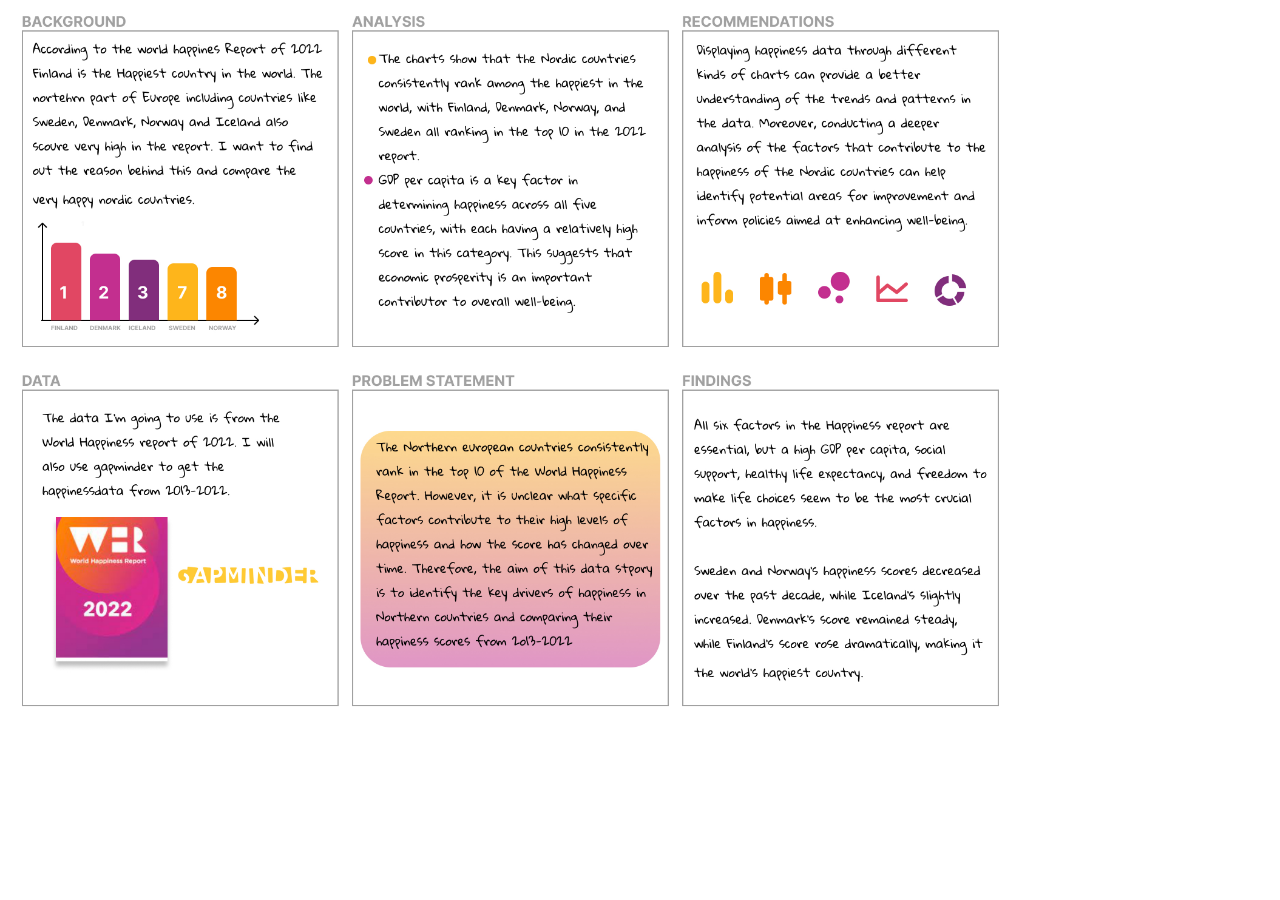
<file: storyboard.html>
<!DOCTYPE html>
<html lang="en">
<head>
    <title>Louisa's data story</title>
    <!-- Link to my CSS file for styling the image -->
    <link rel="stylesheet" type="text/css" href="css/appstyle.css">
</head>

<body>
    <!-- Added a picture of the storyboard -->
    <div class="storyboard">
        <img src="resources/storyboard.jpg" width="1022" height="722">
    </div>    

</body>
</html>
</file>
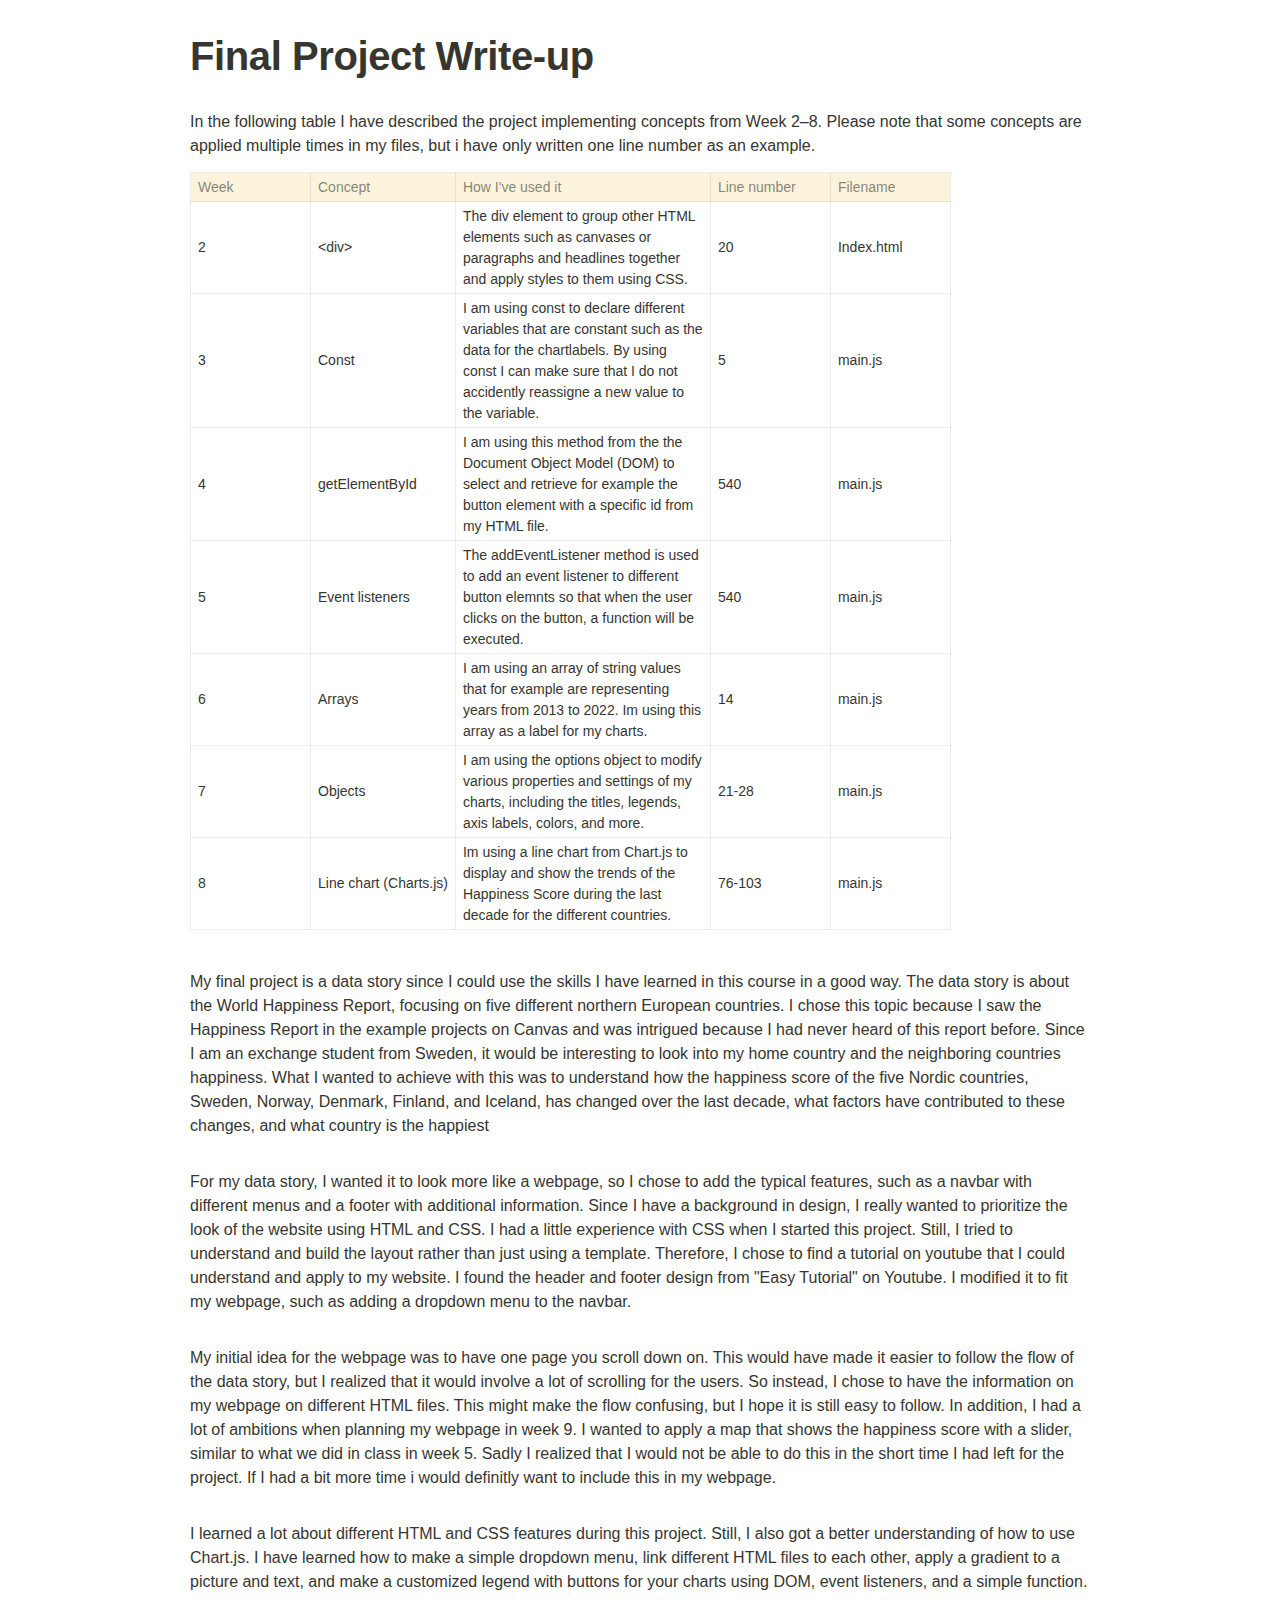
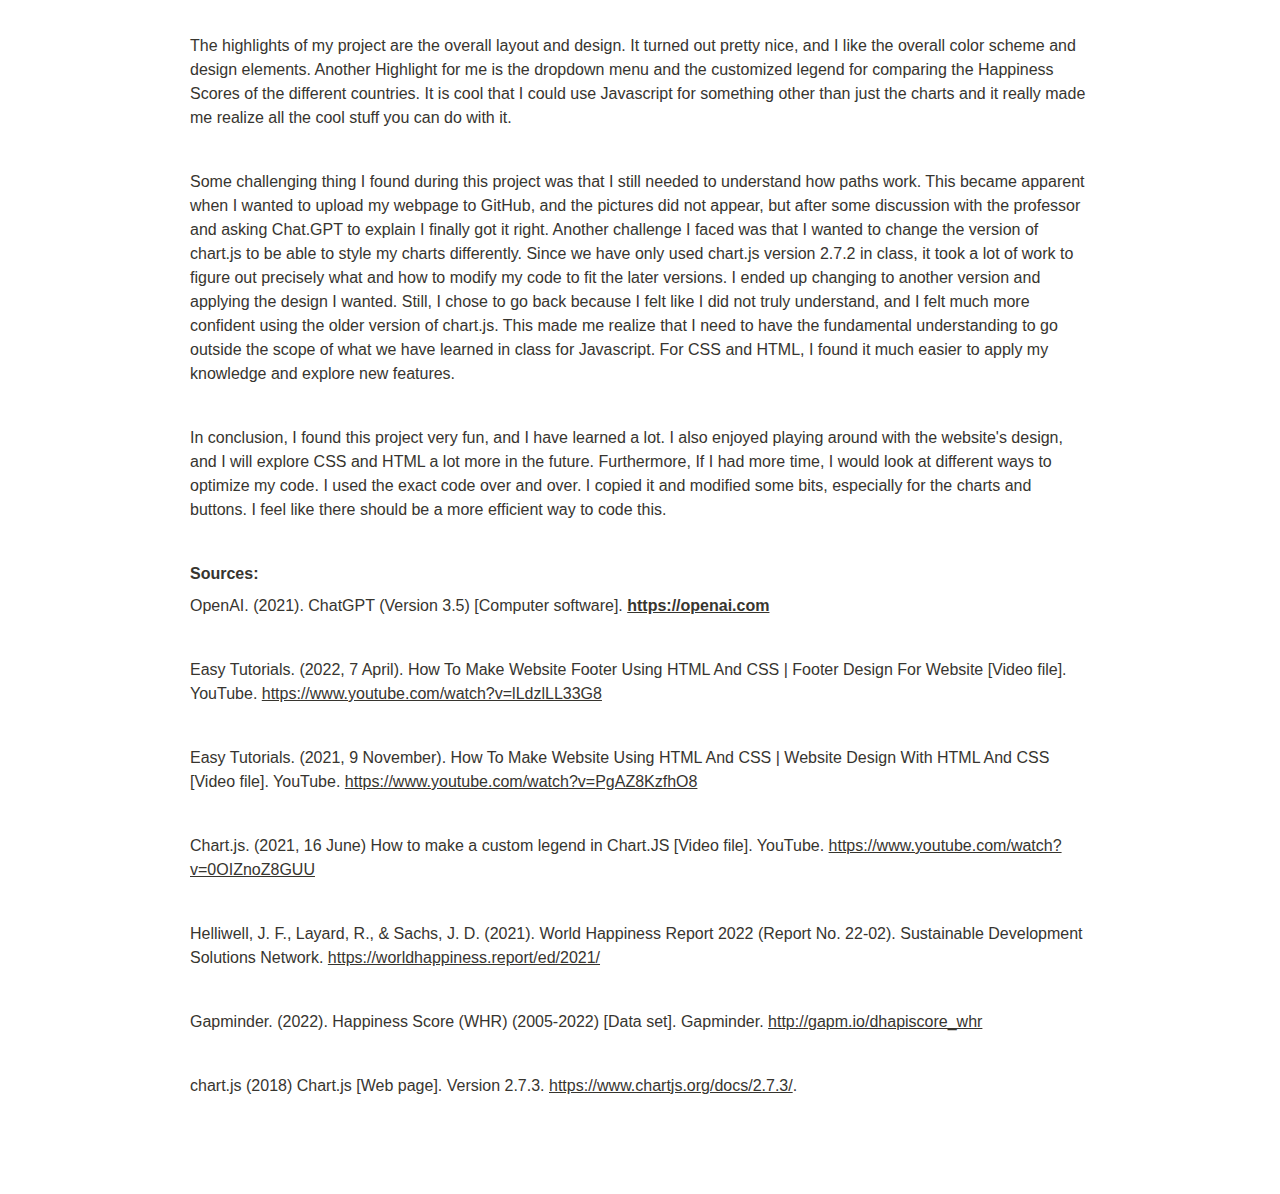
<file: writeup.html>
<html><head><meta http-equiv="Content-Type" content="text/html; charset=utf-8"/><title>Final Project Write-up</title><style>
/* cspell:disable-file */
/* webkit printing magic: print all background colors */
html {
	-webkit-print-color-adjust: exact;
}
* {
	box-sizing: border-box;
	-webkit-print-color-adjust: exact;
}

html,
body {
	margin: 0;
	padding: 0;
}
@media only screen {
	body {
		margin: 2em auto;
		max-width: 900px;
		color: rgb(55, 53, 47);
	}
}

body {
	line-height: 1.5;
	white-space: pre-wrap;
}

a,
a.visited {
	color: inherit;
	text-decoration: underline;
}

.pdf-relative-link-path {
	font-size: 80%;
	color: #444;
}

h1,
h2,
h3 {
	letter-spacing: -0.01em;
	line-height: 1.2;
	font-weight: 600;
	margin-bottom: 0;
}

.page-title {
	font-size: 2.5rem;
	font-weight: 700;
	margin-top: 0;
	margin-bottom: 0.75em;
}

h1 {
	font-size: 1.875rem;
	margin-top: 1.875rem;
}

h2 {
	font-size: 1.5rem;
	margin-top: 1.5rem;
}

h3 {
	font-size: 1.25rem;
	margin-top: 1.25rem;
}

.source {
	border: 1px solid #ddd;
	border-radius: 3px;
	padding: 1.5em;
	word-break: break-all;
}

.callout {
	border-radius: 3px;
	padding: 1rem;
}

figure {
	margin: 1.25em 0;
	page-break-inside: avoid;
}

figcaption {
	opacity: 0.5;
	font-size: 85%;
	margin-top: 0.5em;
}

mark {
	background-color: transparent;
}

.indented {
	padding-left: 1.5em;
}

hr {
	background: transparent;
	display: block;
	width: 100%;
	height: 1px;
	visibility: visible;
	border: none;
	border-bottom: 1px solid rgba(55, 53, 47, 0.09);
}

img {
	max-width: 100%;
}

@media only print {
	img {
		max-height: 100vh;
		object-fit: contain;
	}
}

@page {
	margin: 1in;
}

.collection-content {
	font-size: 0.875rem;
}

.column-list {
	display: flex;
	justify-content: space-between;
}

.column {
	padding: 0 1em;
}

.column:first-child {
	padding-left: 0;
}

.column:last-child {
	padding-right: 0;
}

.table_of_contents-item {
	display: block;
	font-size: 0.875rem;
	line-height: 1.3;
	padding: 0.125rem;
}

.table_of_contents-indent-1 {
	margin-left: 1.5rem;
}

.table_of_contents-indent-2 {
	margin-left: 3rem;
}

.table_of_contents-indent-3 {
	margin-left: 4.5rem;
}

.table_of_contents-link {
	text-decoration: none;
	opacity: 0.7;
	border-bottom: 1px solid rgba(55, 53, 47, 0.18);
}

table,
th,
td {
	border: 1px solid rgba(55, 53, 47, 0.09);
	border-collapse: collapse;
}

table {
	border-left: none;
	border-right: none;
}

th,
td {
	font-weight: normal;
	padding: 0.25em 0.5em;
	line-height: 1.5;
	min-height: 1.5em;
	text-align: left;
}

th {
	color: rgba(55, 53, 47, 0.6);
}

ol,
ul {
	margin: 0;
	margin-block-start: 0.6em;
	margin-block-end: 0.6em;
}

li > ol:first-child,
li > ul:first-child {
	margin-block-start: 0.6em;
}

ul > li {
	list-style: disc;
}

ul.to-do-list {
	padding-inline-start: 0;
}

ul.to-do-list > li {
	list-style: none;
}

.to-do-children-checked {
	text-decoration: line-through;
	opacity: 0.375;
}

ul.toggle > li {
	list-style: none;
}

ul {
	padding-inline-start: 1.7em;
}

ul > li {
	padding-left: 0.1em;
}

ol {
	padding-inline-start: 1.6em;
}

ol > li {
	padding-left: 0.2em;
}

.mono ol {
	padding-inline-start: 2em;
}

.mono ol > li {
	text-indent: -0.4em;
}

.toggle {
	padding-inline-start: 0em;
	list-style-type: none;
}

/* Indent toggle children */
.toggle > li > details {
	padding-left: 1.7em;
}

.toggle > li > details > summary {
	margin-left: -1.1em;
}

.selected-value {
	display: inline-block;
	padding: 0 0.5em;
	background: rgba(206, 205, 202, 0.5);
	border-radius: 3px;
	margin-right: 0.5em;
	margin-top: 0.3em;
	margin-bottom: 0.3em;
	white-space: nowrap;
}

.collection-title {
	display: inline-block;
	margin-right: 1em;
}

.simple-table {
	margin-top: 1em;
	font-size: 0.875rem;
	empty-cells: show;
}
.simple-table td {
	height: 29px;
	min-width: 120px;
}

.simple-table th {
	height: 29px;
	min-width: 120px;
}

.simple-table-header-color {
	background: rgb(247, 246, 243);
	color: black;
}
.simple-table-header {
	font-weight: 500;
}

time {
	opacity: 0.5;
}

.icon {
	display: inline-block;
	max-width: 1.2em;
	max-height: 1.2em;
	text-decoration: none;
	vertical-align: text-bottom;
	margin-right: 0.5em;
}

img.icon {
	border-radius: 3px;
}

.user-icon {
	width: 1.5em;
	height: 1.5em;
	border-radius: 100%;
	margin-right: 0.5rem;
}

.user-icon-inner {
	font-size: 0.8em;
}

.text-icon {
	border: 1px solid #000;
	text-align: center;
}

.page-cover-image {
	display: block;
	object-fit: cover;
	width: 100%;
	max-height: 30vh;
}

.page-header-icon {
	font-size: 3rem;
	margin-bottom: 1rem;
}

.page-header-icon-with-cover {
	margin-top: -0.72em;
	margin-left: 0.07em;
}

.page-header-icon img {
	border-radius: 3px;
}

.link-to-page {
	margin: 1em 0;
	padding: 0;
	border: none;
	font-weight: 500;
}

p > .user {
	opacity: 0.5;
}

td > .user,
td > time {
	white-space: nowrap;
}

input[type="checkbox"] {
	transform: scale(1.5);
	margin-right: 0.6em;
	vertical-align: middle;
}

p {
	margin-top: 0.5em;
	margin-bottom: 0.5em;
}

.image {
	border: none;
	margin: 1.5em 0;
	padding: 0;
	border-radius: 0;
	text-align: center;
}

.code,
code {
	background: rgba(135, 131, 120, 0.15);
	border-radius: 3px;
	padding: 0.2em 0.4em;
	border-radius: 3px;
	font-size: 85%;
	tab-size: 2;
}

code {
	color: #eb5757;
}

.code {
	padding: 1.5em 1em;
}

.code-wrap {
	white-space: pre-wrap;
	word-break: break-all;
}

.code > code {
	background: none;
	padding: 0;
	font-size: 100%;
	color: inherit;
}

blockquote {
	font-size: 1.25em;
	margin: 1em 0;
	padding-left: 1em;
	border-left: 3px solid rgb(55, 53, 47);
}

.bookmark {
	text-decoration: none;
	max-height: 8em;
	padding: 0;
	display: flex;
	width: 100%;
	align-items: stretch;
}

.bookmark-title {
	font-size: 0.85em;
	overflow: hidden;
	text-overflow: ellipsis;
	height: 1.75em;
	white-space: nowrap;
}

.bookmark-text {
	display: flex;
	flex-direction: column;
}

.bookmark-info {
	flex: 4 1 180px;
	padding: 12px 14px 14px;
	display: flex;
	flex-direction: column;
	justify-content: space-between;
}

.bookmark-image {
	width: 33%;
	flex: 1 1 180px;
	display: block;
	position: relative;
	object-fit: cover;
	border-radius: 1px;
}

.bookmark-description {
	color: rgba(55, 53, 47, 0.6);
	font-size: 0.75em;
	overflow: hidden;
	max-height: 4.5em;
	word-break: break-word;
}

.bookmark-href {
	font-size: 0.75em;
	margin-top: 0.25em;
}

.sans { font-family: ui-sans-serif, -apple-system, BlinkMacSystemFont, "Segoe UI", Helvetica, "Apple Color Emoji", Arial, sans-serif, "Segoe UI Emoji", "Segoe UI Symbol"; }
.code { font-family: "SFMono-Regular", Menlo, Consolas, "PT Mono", "Liberation Mono", Courier, monospace; }
.serif { font-family: Lyon-Text, Georgia, ui-serif, serif; }
.mono { font-family: iawriter-mono, Nitti, Menlo, Courier, monospace; }
.pdf .sans { font-family: Inter, ui-sans-serif, -apple-system, BlinkMacSystemFont, "Segoe UI", Helvetica, "Apple Color Emoji", Arial, sans-serif, "Segoe UI Emoji", "Segoe UI Symbol", 'Twemoji', 'Noto Color Emoji', 'Noto Sans CJK JP'; }
.pdf:lang(zh-CN) .sans { font-family: Inter, ui-sans-serif, -apple-system, BlinkMacSystemFont, "Segoe UI", Helvetica, "Apple Color Emoji", Arial, sans-serif, "Segoe UI Emoji", "Segoe UI Symbol", 'Twemoji', 'Noto Color Emoji', 'Noto Sans CJK SC'; }
.pdf:lang(zh-TW) .sans { font-family: Inter, ui-sans-serif, -apple-system, BlinkMacSystemFont, "Segoe UI", Helvetica, "Apple Color Emoji", Arial, sans-serif, "Segoe UI Emoji", "Segoe UI Symbol", 'Twemoji', 'Noto Color Emoji', 'Noto Sans CJK TC'; }
.pdf:lang(ko-KR) .sans { font-family: Inter, ui-sans-serif, -apple-system, BlinkMacSystemFont, "Segoe UI", Helvetica, "Apple Color Emoji", Arial, sans-serif, "Segoe UI Emoji", "Segoe UI Symbol", 'Twemoji', 'Noto Color Emoji', 'Noto Sans CJK KR'; }
.pdf .code { font-family: Source Code Pro, "SFMono-Regular", Menlo, Consolas, "PT Mono", "Liberation Mono", Courier, monospace, 'Twemoji', 'Noto Color Emoji', 'Noto Sans Mono CJK JP'; }
.pdf:lang(zh-CN) .code { font-family: Source Code Pro, "SFMono-Regular", Menlo, Consolas, "PT Mono", "Liberation Mono", Courier, monospace, 'Twemoji', 'Noto Color Emoji', 'Noto Sans Mono CJK SC'; }
.pdf:lang(zh-TW) .code { font-family: Source Code Pro, "SFMono-Regular", Menlo, Consolas, "PT Mono", "Liberation Mono", Courier, monospace, 'Twemoji', 'Noto Color Emoji', 'Noto Sans Mono CJK TC'; }
.pdf:lang(ko-KR) .code { font-family: Source Code Pro, "SFMono-Regular", Menlo, Consolas, "PT Mono", "Liberation Mono", Courier, monospace, 'Twemoji', 'Noto Color Emoji', 'Noto Sans Mono CJK KR'; }
.pdf .serif { font-family: PT Serif, Lyon-Text, Georgia, ui-serif, serif, 'Twemoji', 'Noto Color Emoji', 'Noto Serif CJK JP'; }
.pdf:lang(zh-CN) .serif { font-family: PT Serif, Lyon-Text, Georgia, ui-serif, serif, 'Twemoji', 'Noto Color Emoji', 'Noto Serif CJK SC'; }
.pdf:lang(zh-TW) .serif { font-family: PT Serif, Lyon-Text, Georgia, ui-serif, serif, 'Twemoji', 'Noto Color Emoji', 'Noto Serif CJK TC'; }
.pdf:lang(ko-KR) .serif { font-family: PT Serif, Lyon-Text, Georgia, ui-serif, serif, 'Twemoji', 'Noto Color Emoji', 'Noto Serif CJK KR'; }
.pdf .mono { font-family: PT Mono, iawriter-mono, Nitti, Menlo, Courier, monospace, 'Twemoji', 'Noto Color Emoji', 'Noto Sans Mono CJK JP'; }
.pdf:lang(zh-CN) .mono { font-family: PT Mono, iawriter-mono, Nitti, Menlo, Courier, monospace, 'Twemoji', 'Noto Color Emoji', 'Noto Sans Mono CJK SC'; }
.pdf:lang(zh-TW) .mono { font-family: PT Mono, iawriter-mono, Nitti, Menlo, Courier, monospace, 'Twemoji', 'Noto Color Emoji', 'Noto Sans Mono CJK TC'; }
.pdf:lang(ko-KR) .mono { font-family: PT Mono, iawriter-mono, Nitti, Menlo, Courier, monospace, 'Twemoji', 'Noto Color Emoji', 'Noto Sans Mono CJK KR'; }
.highlight-default {
	color: rgba(55, 53, 47, 1);
}
.highlight-gray {
	color: rgba(120, 119, 116, 1);
	fill: rgba(120, 119, 116, 1);
}
.highlight-brown {
	color: rgba(159, 107, 83, 1);
	fill: rgba(159, 107, 83, 1);
}
.highlight-orange {
	color: rgba(217, 115, 13, 1);
	fill: rgba(217, 115, 13, 1);
}
.highlight-yellow {
	color: rgba(203, 145, 47, 1);
	fill: rgba(203, 145, 47, 1);
}
.highlight-teal {
	color: rgba(68, 131, 97, 1);
	fill: rgba(68, 131, 97, 1);
}
.highlight-blue {
	color: rgba(51, 126, 169, 1);
	fill: rgba(51, 126, 169, 1);
}
.highlight-purple {
	color: rgba(144, 101, 176, 1);
	fill: rgba(144, 101, 176, 1);
}
.highlight-pink {
	color: rgba(193, 76, 138, 1);
	fill: rgba(193, 76, 138, 1);
}
.highlight-red {
	color: rgba(212, 76, 71, 1);
	fill: rgba(212, 76, 71, 1);
}
.highlight-gray_background {
	background: rgba(241, 241, 239, 1);
}
.highlight-brown_background {
	background: rgba(244, 238, 238, 1);
}
.highlight-orange_background {
	background: rgba(251, 236, 221, 1);
}
.highlight-yellow_background {
	background: rgba(251, 243, 219, 1);
}
.highlight-teal_background {
	background: rgba(237, 243, 236, 1);
}
.highlight-blue_background {
	background: rgba(231, 243, 248, 1);
}
.highlight-purple_background {
	background: rgba(244, 240, 247, 0.8);
}
.highlight-pink_background {
	background: rgba(249, 238, 243, 0.8);
}
.highlight-red_background {
	background: rgba(253, 235, 236, 1);
}
.block-color-default {
	color: inherit;
	fill: inherit;
}
.block-color-gray {
	color: rgba(120, 119, 116, 1);
	fill: rgba(120, 119, 116, 1);
}
.block-color-brown {
	color: rgba(159, 107, 83, 1);
	fill: rgba(159, 107, 83, 1);
}
.block-color-orange {
	color: rgba(217, 115, 13, 1);
	fill: rgba(217, 115, 13, 1);
}
.block-color-yellow {
	color: rgba(203, 145, 47, 1);
	fill: rgba(203, 145, 47, 1);
}
.block-color-teal {
	color: rgba(68, 131, 97, 1);
	fill: rgba(68, 131, 97, 1);
}
.block-color-blue {
	color: rgba(51, 126, 169, 1);
	fill: rgba(51, 126, 169, 1);
}
.block-color-purple {
	color: rgba(144, 101, 176, 1);
	fill: rgba(144, 101, 176, 1);
}
.block-color-pink {
	color: rgba(193, 76, 138, 1);
	fill: rgba(193, 76, 138, 1);
}
.block-color-red {
	color: rgba(212, 76, 71, 1);
	fill: rgba(212, 76, 71, 1);
}
.block-color-gray_background {
	background: rgba(241, 241, 239, 1);
}
.block-color-brown_background {
	background: rgba(244, 238, 238, 1);
}
.block-color-orange_background {
	background: rgba(251, 236, 221, 1);
}
.block-color-yellow_background {
	background: rgba(251, 243, 219, 1);
}
.block-color-teal_background {
	background: rgba(237, 243, 236, 1);
}
.block-color-blue_background {
	background: rgba(231, 243, 248, 1);
}
.block-color-purple_background {
	background: rgba(244, 240, 247, 0.8);
}
.block-color-pink_background {
	background: rgba(249, 238, 243, 0.8);
}
.block-color-red_background {
	background: rgba(253, 235, 236, 1);
}
.select-value-color-pink { background-color: rgba(245, 224, 233, 1); }
.select-value-color-purple { background-color: rgba(232, 222, 238, 1); }
.select-value-color-green { background-color: rgba(219, 237, 219, 1); }
.select-value-color-gray { background-color: rgba(227, 226, 224, 1); }
.select-value-color-opaquegray { background-color: rgba(255, 255, 255, 0.0375); }
.select-value-color-orange { background-color: rgba(250, 222, 201, 1); }
.select-value-color-brown { background-color: rgba(238, 224, 218, 1); }
.select-value-color-red { background-color: rgba(255, 226, 221, 1); }
.select-value-color-yellow { background-color: rgba(253, 236, 200, 1); }
.select-value-color-blue { background-color: rgba(211, 229, 239, 1); }

.checkbox {
	display: inline-flex;
	vertical-align: text-bottom;
	width: 16;
	height: 16;
	background-size: 16px;
	margin-left: 2px;
	margin-right: 5px;
}

.checkbox-on {
	background-image: url("data:image/svg+xml;charset=UTF-8,%3Csvg%20width%3D%2216%22%20height%3D%2216%22%20viewBox%3D%220%200%2016%2016%22%20fill%3D%22none%22%20xmlns%3D%22http%3A%2F%2Fwww.w3.org%2F2000%2Fsvg%22%3E%0A%3Crect%20width%3D%2216%22%20height%3D%2216%22%20fill%3D%22%2358A9D7%22%2F%3E%0A%3Cpath%20d%3D%22M6.71429%2012.2852L14%204.9995L12.7143%203.71436L6.71429%209.71378L3.28571%206.2831L2%207.57092L6.71429%2012.2852Z%22%20fill%3D%22white%22%2F%3E%0A%3C%2Fsvg%3E");
}

.checkbox-off {
	background-image: url("data:image/svg+xml;charset=UTF-8,%3Csvg%20width%3D%2216%22%20height%3D%2216%22%20viewBox%3D%220%200%2016%2016%22%20fill%3D%22none%22%20xmlns%3D%22http%3A%2F%2Fwww.w3.org%2F2000%2Fsvg%22%3E%0A%3Crect%20x%3D%220.75%22%20y%3D%220.75%22%20width%3D%2214.5%22%20height%3D%2214.5%22%20fill%3D%22white%22%20stroke%3D%22%2336352F%22%20stroke-width%3D%221.5%22%2F%3E%0A%3C%2Fsvg%3E");
}
	
</style></head><body><article id="d05fe589-012c-41d3-a045-d81c1945cc40" class="page sans"><header><h1 class="page-title">Final Project Write-up</h1></header><div class="page-body"><p id="eb9c038c-d3d0-4a54-bf90-d4252b0173e8" class="">In the following table I have described the project implementing concepts from Week 2–8. Please note that some concepts are applied multiple times in my files, but i have only written one line number as an example. </p><table id="91159cf6-0c6d-45f9-a236-21440e83d23a" class="simple-table"><thead class="simple-table-header"><tr id="853be583-a1b5-4db5-a297-fbaeb532fcce"><th id="^s=X" class="block-color-yellow_background simple-table-header" style="width:65px">
  Week</th><th id="zLAh" class="block-color-yellow_background simple-table-header">
  Concept</th><th id="ExW?" class="block-color-yellow_background simple-table-header" style="width:255px">
  How I&#x27;ve used it</th><th id="kcNi" class="block-color-yellow_background simple-table-header">
  Line number</th><th id="{Y\L" class="block-color-yellow_background simple-table-header">
  Filename</th></tr></thead><tbody><tr id="5156ef79-8ff9-4038-babe-a5625a4c4699"><td id="^s=X" class="" style="width:65px">
  2
  </td><td id="zLAh" class="">
  &lt;div&gt;
  
  </td><td id="ExW?" class="" style="width:255px">The div element to group other HTML elements such as canvases or paragraphs and headlines together and apply styles to them using CSS.</td><td id="kcNi" class="">20
  </td><td id="{Y\L" class="">
  Index.html
  </td></tr><tr id="986a3288-5cf2-4869-b7b5-212c5c45c8ad"><td id="^s=X" class="" style="width:65px">
  3
  </td><td id="zLAh" class="">
  Const 
  </td><td id="ExW?" class="" style="width:255px">I am using const to declare different variables that are constant such as the data for the chartlabels. By using const I can make sure that I do not accidently reassigne a new value to the variable. </td><td id="kcNi" class="">5</td><td id="{Y\L" class="">
  main.js
  </td></tr><tr id="6dbebcb3-f4f1-4940-942d-a02522726fe7"><td id="^s=X" class="" style="width:65px">
  4
  </td><td id="zLAh" class="">getElementById</td><td id="ExW?" class="" style="width:255px">I am using this method from the the Document Object Model (DOM) to select and retrieve for example the button element with a specific id from my HTML file. </td><td id="kcNi" class="">540
  </td><td id="{Y\L" class="">
  main.js
  </td></tr><tr id="bc771d9c-fedf-4df2-a9f4-a942e4ede3aa"><td id="^s=X" class="" style="width:65px">
  5
  </td><td id="zLAh" class="">
  Event
  listeners
  </td><td id="ExW?" class="" style="width:255px">The addEventListener method is used to add an event listener to different button elemnts so that when the user clicks on the button, a function will be executed.</td><td id="kcNi" class="">540
   
  </td><td id="{Y\L" class="">
  main.js
  </td></tr><tr id="984f2282-35d3-4240-8b3d-85207e31bbe6"><td id="^s=X" class="" style="width:65px">
  6
  </td><td id="zLAh" class="">
  Arrays
  </td><td id="ExW?" class="" style="width:255px">I am using an array of string values that for example are representing years from 2013 to 2022. Im using this array as a label for my charts.</td><td id="kcNi" class="">14
  </td><td id="{Y\L" class="">
  main.js
  </td></tr><tr id="e6367faf-af33-4a18-951e-40b085d34065"><td id="^s=X" class="" style="width:65px">
  7
  </td><td id="zLAh" class="">
  Objects
  </td><td id="ExW?" class="" style="width:255px">I am using the options object to modify various properties and settings of my charts, including the titles, legends, axis labels, colors, and more. </td><td id="kcNi" class="">21-28
   
  </td><td id="{Y\L" class="">
  main.js
  </td></tr><tr id="5b33580e-7319-43ac-b82f-e94697f9ed6c"><td id="^s=X" class="" style="width:65px">
  8
  </td><td id="zLAh" class="">
  Line chart
  (Charts.js)
  </td><td id="ExW?" class="" style="width:255px">Im using a line chart from Chart.js to  display and show the trends of the Happiness Score during the last decade for the different countries.
  </td><td id="kcNi" class="">76-103
   
  </td><td id="{Y\L" class="">
  main.js
  </td></tr></tbody></table><p id="7f55e460-d2d9-42c8-9a10-95cad0d5499c" class="">
</p><p id="e2985a7f-8626-4c16-b957-08df3ce8aa73" class="">My final project is a data story since I could use the skills I have learned in this course in a good way. The data story is about the World Happiness Report, focusing on five different northern European countries. I chose this topic because I saw the Happiness Report in the example projects on Canvas and was intrigued because I had never heard of this report before. Since I am an exchange student from Sweden, it would be interesting to look into my home country and the neighboring countries happiness. What I wanted to achieve with this was to understand how the happiness score of the five Nordic countries, Sweden, Norway, Denmark, Finland, and Iceland, has changed over the last decade, what factors have contributed to these changes, and what country is the happiest</p><p id="ac2325bb-4d18-4288-8561-7665d7f83252" class="">
For my data story, I wanted it to look more like a webpage, so I chose to add the typical features, such as a navbar with different menus and a footer with additional information. Since I have a background in design, I really wanted to prioritize the look of the website using HTML and CSS. I had a little experience with CSS when I started this project. Still, I tried to understand and build the layout rather than just using a template. Therefore, I chose to find a tutorial on youtube that I could understand and apply to my website. I found the header and footer design from &quot;Easy Tutorial&quot; on Youtube. I modified it to fit my webpage, such as adding a dropdown menu to the navbar.</p><p id="a3fd0138-4ca4-4086-82a9-ea2db9713bd4" class="">
My initial idea for the webpage was to have one page you scroll down on. This would have made it easier to follow the flow of the data story, but I realized that it would involve a lot of scrolling for the users. So instead, I chose to have the information on my webpage on different HTML files. This might make the flow confusing, but I hope it is still easy to follow. In addition, I had a lot of ambitions when planning my webpage in week 9. I wanted to apply a map that shows the happiness score with a slider, similar to what we did in class in week 5. Sadly I realized that I would not be able to do this in the short time I had left for the project. If I had a bit more time i would definitly want to include this in my webpage. </p><p id="06fc2af2-69d2-4148-b8fb-97f9016d84ee" class="">
I learned a lot about different HTML and CSS features during this project. Still, I also got a better understanding of how to use Chart.js. I have learned how to make a simple dropdown menu, link different HTML files to each other, apply a gradient to a picture and text, and make a customized legend with buttons for your charts using DOM, event listeners, and a simple function.</p><p id="66cb5bfa-6a09-4414-b882-897995202b23" class="">
</p><p id="24a6a79d-dc95-435b-b344-88798668885d" class="">The highlights of my project are the overall layout and design. It turned out pretty nice, and I like the overall color scheme and design elements. Another Highlight for me is the dropdown menu and the customized legend for comparing the Happiness Scores of the different countries. It is cool that I could use Javascript for something other than just the charts and it really made me realize all the cool stuff you can do with it.</p><p id="47d6d77d-b13c-4aa4-bf84-193a5419da14" class="">
</p><p id="253b8e83-3674-434f-b199-0c8510debfd3" class="">Some challenging thing I found during this project was that I still needed to understand how paths work. This became apparent when I wanted to upload my webpage to GitHub, and the pictures did not appear, but after some discussion with the professor and asking Chat.GPT to explain I finally got it right. Another challenge I faced was that I wanted to change the version of chart.js to be able to style my charts differently. Since we have only used chart.js version 2.7.2 in class, it took a lot of work to figure out precisely what and how to modify my code to fit the later versions. I ended up changing to another version and applying the design I wanted. Still, I chose to go back because I felt like I did not truly understand, and I felt much more confident using the older version of chart.js. This made me realize that I need to have the fundamental understanding to go outside the scope of what we have learned in class for Javascript. For CSS and HTML, I found it much easier to apply my knowledge and explore new features. </p><p id="2dad624c-7868-4ff2-961b-e0a520c920c3" class="">
</p><p id="249fa9cd-f8f3-4634-aa01-c30f18ea8525" class="">In conclusion, I found this project very fun, and I have learned a lot. I also enjoyed playing around with the website&#x27;s design, and I will explore CSS and HTML a lot more in the future. Furthermore, If I had more time, I would look at different ways to optimize my code. I used the exact code over and over. I copied it and modified some bits, especially for the charts and buttons. I feel like there should be a more efficient way to code this.</p><p id="3b391950-8c55-4c84-9665-df65cae3eb74" class="">
</p><p id="38b35f0e-3cf1-4a74-a1c6-82cf9a46e021" class=""><strong>Sources:</strong></p><p id="54765842-d273-4e3f-bd9d-24cb3ee54bea" class="">OpenAI. (2021). ChatGPT (Version 3.5) [Computer software]. <a href="https://openai.com/"><strong>https://openai.com</strong></a></p><p id="70cbfb89-153e-4f42-a163-5cae3333c2e4" class="">
</p><p id="8ccf1d13-f285-422b-95ac-b0af4b21842c" class="">Easy Tutorials. (2022, 7 April). How To Make Website Footer Using HTML And CSS | Footer Design For Website [Video file]. YouTube. <a href="https://www.youtube.com/watch?v=lLdzlLL33G8">https://www.youtube.com/watch?v=lLdzlLL33G8</a></p><p id="a82a5a17-d3b4-405c-8929-45c8f6a880c3" class="">
</p><p id="c6cbff99-b559-4b29-a396-7f629537345d" class="">Easy Tutorials. (2021, 9 November). How To Make Website Using HTML And CSS | Website Design With HTML And CSS [Video file]. YouTube. <a href="https://www.youtube.com/watch?v=PgAZ8KzfhO8">https://www.youtube.com/watch?v=PgAZ8KzfhO8</a></p><p id="18d04a93-3e25-41cc-8d3a-f121fe0ee608" class="">
</p><p id="3e3cf28a-e576-4f34-b4a5-a95179dcf68f" class="">Chart.js. (2021, 16 June) How to make a custom legend in Chart.JS [Video file]. YouTube. <a href="https://www.youtube.com/watch?v=0OIZnoZ8GUU">https://www.youtube.com/watch?v=0OIZnoZ8GUU</a></p><p id="fc2923f0-586f-4d4f-a468-f640414b92d0" class="">
</p><p id="ecd18022-e86c-4782-8b0c-61364138212b" class="">Helliwell, J. F., Layard, R., &amp; Sachs, J. D. (2021). World Happiness Report 2022 (Report No. 22-02). Sustainable Development Solutions Network. <a href="https://worldhappiness.report/ed/2021/">https://worldhappiness.report/ed/2021/</a></p><p id="b3a1dbb8-c569-4b68-95bf-5f51afcca884" class="">
</p><p id="4f0cd541-f7ce-4bce-b840-7fdce4facdd7" class="">Gapminder. (2022). Happiness Score (WHR) (2005-2022) [Data set]. Gapminder. <a href="http://gapm.io/dhapiscore_whr">http://gapm.io/dhapiscore_whr</a></p><p id="26547ec8-f76a-4391-9652-bae227997b4f" class="">
</p><p id="742e278a-1c76-4bf0-aa09-121ab1b6c89a" class="">chart.js (2018) Chart.js [Web page]. Version 2.7.3. <a href="https://www.chartjs.org/docs/2.7.3/">https://www.chartjs.org/docs/2.7.3/</a>. </p><p id="48555c91-06de-4e01-bef3-e871304e8c5a" class="">
</p><p id="2dc84849-7034-4e37-942e-31992a2821ee" class="">
</p></div></article></body></html>
</file>
<file: css/appstyle.css>
/*This part of the code sets default styles for all elements on the page, including setting the margin and padding to 0, and setting the font-family to sans-serif.*/
*{
    margin: 0;
    padding: 0;
    font-family: sans-serif;
}

/*Disclaimer: A lot of this code ( especially for the banner, Navbar, Buttons and Footer was inspired by the folowing tutorials on youtube 
https://www.youtube.com/watch?v=PgAZ8KzfhO8
 https://www.youtube.com/watch?v=lLdzlLL33G8*/

/*styles the banner section on the home page (index.html).*/
.banner{
    width: 100%;
    height:100vh;
    background-image: linear-gradient(rgba(194, 47, 142, 0.20), rgba(253, 134, 0, 0.20)),                  
    url("../resources/background.jpg"); /*sets a background image using a linear gradient and an image URL*/
    background-size: cover;
    background-position: center;
}

/* styles the navigation bar on the home page.*/
.navbar{
    width: 85%;
    margin: auto;
    padding: 35px 0;
    display: flex;
    align-items: center;
    justify-content: space-between;
}

/* defines the size of the logo on the banner*/
.logo{
    width: 100px;
}

/* styles each list item in the navigation bar. It also removes the bullet point using list-style:none, */
.navbar ul li{
    list-style: none;
    display: inline-block;
    margin: 0 20px;
    position: relative;
}

/* styles list item link to be in uppercase, white with no underline. */
.navbar ul li a{
    text-decoration: none;
    color: #fff;
    text-transform: uppercase;
}

/* This part of the code adds an underline effect to each link when the user hovers over it. 
It adds a pseudo-element (::after) to each list item, which is an invisible element that is positioned below the link. 
When the user hovers over the link, the width of the pseudo-element is transitioned to 100%, creating an underline effect.*/

.navbar ul li::after{
    content:'';
    height: 3px;
    width: 0;
    background: #FDB51B;
    position: absolute;
    left: 0;
    bottom: -10px;
    transition:0.5s;
}

.navbar ul li:hover::after{
    width: 100%;
}


/* Dropdown menu */
.dropdown {
    position: relative;
}
  
/*sets the properties of the dropdown menu*/
.dropdown-menu {
    display: none; /*Sets the display to none, so it's hidden until it's triggered by a hover event*/
    position: absolute;
    top: 100%;
    left: 0;
    background-color: rgba(253, 134, 0, 0.20);
    border-radius: 10px;
    padding: 30px;
    z-index: 9999; /*the z-index property ensures that the dropdown menu appears on top of other elements on the page*/
}

/* styles the individual list items in the dropdown menu by adding padding to each item */
.dropdown-menu li {
    padding: 7px;
}

/*creates a visual effect on the dropdown items by adding a line after each item using the ::after pseudo-element*/
.navbar .dropdown-menu li::after {
    content:'';
    height: 3px;
    width: 0;
    background: #FDB51B;
    position: absolute;
    left: 0;
    bottom: -1px;
    transition:0.5s;
}

/*  triggers the dropdown menu to display when the user hovers over the dropdown container*/
.dropdown:hover .dropdown-menu {
    display: block;
}

/* Styles the icon of each countries HTML page so that there is some space in between them */
.icons{
    margin-top: 30px;
}
.icons i{
    font-size: 25px;
    margin: 10px;
}

/* Styles the different components of the content section*/  
.content{
    width: 100%;
    position: absolute;
    top:50%;
    transform: translateY(-50%);
    text-align: center;
    color: #fff;
}
.content h1{
    font-size: 70px;
    margin-top: 80px;
}
.content p{
    margin:20px auto;
    font-weight: 100;
    line-height: 25px;
}

/* Styles the link to be white with no underline*/  
.content a{
    display: block;
    text-decoration: none;
    color:#fff;
}

/* Styles the button on the landing page of the web site*/
button{
    width: 200px;
    padding: 15px 0;
    text-align: center;
    margin: 20px 10px;
    border-radius: 25px;
    font-weight: bold;
    border: 2px solid #FDB51B;
    background: transparent;
    color: #fff;
    cursor: pointer;
    position: relative;
    overflow: hidden;
}
/* creates a span element for the button with an transition of 0.5 sec*/
span{
    background:#FDB51B;
    height: 100%;
    width: 0;
    border-radius: 25px;
    position: absolute;
    left: 0;
    bottom: 0;
    z-index: -1;
    transition: 0.5s;
}
/* Creates a highlight effect that fills the button from left to right*/
button:hover span{
    width: 100%;
}
/* removes the border of the button element on hover*/
button:hover{
    border: none;
}

/* BUTTON FOR HOME - READ MORE */
#buttonBackground{
    width: 200px;
    padding: 15px 0;
    text-align: center;
    margin: 20px 10px;
    border-radius: 25px;
    font-weight: bold;
    border: 2px solid rgba(253, 181, 27, 0.8);
    background:  rgba(253, 181, 27, 0.8);
    color: #fff;
    cursor: pointer;
    position: relative;
    overflow: hidden;
}

#buttonBackground a{
    display: block;
    text-decoration: none;
    color:#fff;
}


/* FOOTER*/

/* Styles the different footer elements*/
.footer{
    margin-top: 0px;
    width: 70%;
    padding: 100px 15%;
    background: #333;
    color:#fff;
    display:flex;
}

.footer div{
    text-align: center;
}

.col-2{
    flex-grow: 2;
}

.footer div h3{
    font-weight: 300;
    margin-bottom: 30px;
    letter-spacing: 1px;
}

.col-1 a{
    display: block;
    text-decoration: none;
    color:#fff;
    margin-bottom: 10px;
}

.col-2 a{
    display: block;
    text-decoration: none;
    color:#fff;
    margin-bottom: 10px;
}

.col-3 a{
    display: block;
    text-decoration: none;
    color:#fff;
    margin-bottom: 10px;
}

/* The styles to display the charts and the text for each country*/
.country{
    width: 100%;
    margin: auto;
    padding-top: 10px;
    padding-bottom: 70px;
}


.country-col{
    flex-basis: 48%;
    padding: 30px 20px;
   
    
}
.col-chart-bar{
    position: relative;
    height: 60%;
    width: 50%;
    padding-right: 50px;
    padding-top: 50px;
}


.col-chart-line{
    position: relative;
    height: 60%;
    width: 50%;
    padding-right: 50px;
    padding-top: 50px;
}


.country-col h1{
    padding-top: 0;
    padding-left: 50px;
    font-size: 60px;
    font-weight: 20px;
    font-family: "Helvetica";
    background-size: 100%;
    background-image: linear-gradient(45deg,rgba(194, 47, 142, 0.80), rgba(253, 134, 0, 0.80));
    background-clip: text;
    -webkit-text-fill-color: transparent;
    background-repeat: repeat;
    -webkit-background-clip: text;
    -moz-background-clip: text;
    -moz-text-fill-color: transparent;
}
.country-col p{
    padding-top: 0;
    padding-left: 50px;
    font-family: "Helvetica";
    color: #333333;
    line-height: 1.5;
}

.row{
    margin-top: 5%;
    display: flex;
    justify-content: space-between;
}

/* BACKGROUND */
/* Styles teh text and the different elements on the index.HTML page*/
.background{
    width: 100%;
    margin: auto;
    padding-top: 10px;
    padding-bottom: 80px;
}

.background-col{
    flex-basis: 48%;
    padding: 50px 10px;
}

.background-col h1{
    padding-top: 0;
    padding-left: 50px;
    font-size: 60px;
    font-weight: 20px;
    font-family: "Helvetica";
    color:#333333;
}

.background-col p{
    padding-top: 0;
    padding-left: 50px;
    font-family: "Helvetica";
    color: #333333;
    line-height: 1.5;
}

.background-col img{
    width: 80%;
}


/* SWEDEN */
/* This sections styles content that is specifif for the Sweden HTML page such as the banner and the styling of the differen text elements*/
.bannerSwe{
    width: 100%;
    height:60vh;
    background-image: linear-gradient(rgba(105, 104, 105, 0.8), rgba(105, 104, 105, 0.8)),    
    url("../resources/sweden.jpg");
    background-size: cover;
    background-position: center;
    
}
.contentSwe{
    width: 100%;
    position: absolute;
    top:30%;
    transform: translateY(-50%);
    text-align: center;
    color: #fff;
}
.contentSwe h1{
    font-size: 80px;
}
.contentSwe p{
    margin:20px auto;
    font-weight: 20;
    line-height: 1.5;
    font-size: 30px;
    font-family: 'Helvetica';
    color: #333333;
}

/*Button for sweden */
#buttonSwe{
    width: 150px;
    padding: 10px 0;
    text-align: center;
    margin: 15px 5px;
    border-radius: 25px;
    font-weight: bold;
    border: 2px solid rgba(253, 181, 27, 0.8);
    background: rgba(253, 181, 27, 0.6);
    color: #fff;
    cursor: pointer;
    position: relative;
    overflow: hidden;
}
#buttonSwe span{
    background:rgba(253, 181, 27, 0.8);
    height: 100%;
    width: 0;
    border-radius: 25px;
    position: absolute;
    left: 0;
    bottom: 0;
    z-index: -1;
    transition: 0.5s;
}
#buttonSwe:hover span{
    width: 100%;
}
#buttonSwe:hover{
    border: none;
}

/*Button for sweden LINECHART */
#buttonSweLine{
    width: 150px;
    padding: 10px 0;
    text-align: center;
    margin: 15px 5px;
    border-radius: 25px;
    font-weight: bold;
    border: 2px solid rgba(253, 181, 27, 0.8);
    background: rgba(253, 181, 27, 0.6);
    color: #fff;
    cursor: pointer;
    position: relative;
    overflow: hidden;
}
#buttonSweLine span{
    background:rgba(253, 181, 27, 0.8);
    height: 100%;
    width: 0;
    border-radius: 25px;
    position: absolute;
    left: 0;
    bottom: 0;
    z-index: -1;
    transition: 0.5s;
}
#buttonSweLine:hover span{
    width: 100%;
}
#buttonSweLine:hover{
    border: none;
}



/* NORWAY */
.bannerNorway{
    width: 100%;
    height:60vh;
    background-image: linear-gradient(rgba(105, 104, 105, 0.8), rgba(105, 104, 105, 0.8)),    
    url("../resources/norway.jpg");
    background-size: cover;
    background-position: center;
}

/*Button for Norway */
#buttonNor{
    width: 150px;
    padding: 10px 0;
    text-align: center;
    margin: 15px 5px;
    border-radius: 25px;
    font-weight: bold;
    border: 2px solid rgba(253, 134, 0, 0.8);
    background: rgba(253, 134, 0, 0.6);
    color: #fff;
    cursor: pointer;
    position: relative;
    overflow: hidden;
}
#buttonNor span{
    background:rgba(253, 134, 0, 0.8);
    height: 100%;
    width: 0;
    border-radius: 25px;
    position: absolute;
    left: 0;
    bottom: 0;
    z-index: -1;
    transition: 0.5s;
}
#buttonNor:hover span{
    width: 100%;
}
#buttonNor:hover{
    border: none;
}

/*Button for Norway LINECHART */
#buttonNorLine{
    width: 150px;
    padding: 10px 0;
    text-align: center;
    margin: 15px 5px;
    border-radius: 25px;
    font-weight: bold;
    border: 2px solid rgba(253, 134, 0, 0.8);
    background: rgba(253, 134, 0, 0.6);
    color: #fff;
    cursor: pointer;
    position: relative;
    overflow: hidden;
}
#buttonNorLine span{
    background:rgba(253, 134, 0, 0.8);
    height: 100%;
    width: 0;
    border-radius: 25px;
    position: absolute;
    left: 0;
    bottom: 0;
    z-index: -1;
    transition: 0.5s;
}
#buttonNorLine:hover span{
    width: 100%;
}
#buttonNorLine:hover{
    border: none;
}

/* DENMARK */
.bannerDen{
    width: 100%;
    height:60vh;
    background-image: linear-gradient(rgba(105, 104, 105, 0.8), rgba(105, 104, 105, 0.8)),    
    url("../resources/denmark.jpg");
    background-size: cover;
    background-position: center;
}
/*Button for denmark */
#buttonDen {
    width: 150px;
    padding: 10px 0;
    text-align: center;
    margin: 15px 5px;
    border-radius: 25px;
    font-weight: bold;
    border: 2px solid rgba(194, 47, 142, 0.8);
    background: rgba(194, 47, 142, 0.6);
    color: #fff;
    cursor: pointer;
    position: relative;
    overflow: hidden;
}
#buttonDen span{
    background:rgba(194, 47, 142, 0.8);
    height: 100%;
    width: 0;
    border-radius: 25px;
    position: absolute;
    left: 0;
    bottom: 0;
    z-index: -1;
    transition: 0.5s;
}
#buttonDen:hover span{
    width: 100%;
}
#buttonDen:hover{
    border: none;
}

/*Button for denmark in teh combined linechart */
#buttonDenLine {
    width: 150px;
    padding: 10px 0;
    text-align: center;
    margin: 15px 5px;
    border-radius: 25px;
    font-weight: bold;
    border: 2px solid rgba(194, 47, 142, 0.8);
    background: rgba(194, 47, 142, 0.6);
    color: #fff;
    cursor: pointer;
    position: relative;
    overflow: hidden;
}
#buttonDenLine span{
    background:rgba(194, 47, 142, 0.8);
    height: 100%;
    width: 0;
    border-radius: 25px;
    position: absolute;
    left: 0;
    bottom: 0;
    z-index: -1;
    transition: 0.5s;
}
#buttonDenLine:hover span{
    width: 100%;
}
#buttonDenLine:hover{
    border: none;
}

/* FINLAND */

.bannerFin{
    width: 100%;
    height:60vh;
    background-image: linear-gradient(rgba(105, 104, 105, 0.8), rgba(105, 104, 105, 0.8)),    
    url("../resources/finland.jpg");
    background-size: cover;
    background-position: center;
}

/*Button for Finland */
#buttonFin{
    width: 150px;
    padding: 10px 0;
    text-align: center;
    margin: 15px 5px;
    border-radius: 25px;
    font-weight: bold;
    border: 2px solid rgba(225, 71, 98, 0.8);
    background: rgba(225, 71, 98, 0.6);
    color: #fff;
    cursor: pointer;
    position: relative;
    overflow: hidden;
}
#buttonFin span{
    background:rgba(225, 71, 98, 0.8);
    height: 100%;
    width: 0;
    border-radius: 25px;
    position: absolute;
    left: 0;
    bottom: 0;
    z-index: -1;
    transition: 0.5s;
}
#buttonFin:hover span{
    width: 100%;
}
#buttonFin:hover{
    border: none;
}

/*Button for Finland for the combined linechart */
#buttonFinLine{
    width: 150px;
    padding: 10px 0;
    text-align: center;
    margin: 15px 5px;
    border-radius: 25px;
    font-weight: bold;
    border: 2px solid rgba(225, 71, 98, 0.8);
    background: rgba(225, 71, 98, 0.6);
    color: #fff;
    cursor: pointer;
    position: relative;
    overflow: hidden;
}
#buttonFinLine span{
    background:rgba(225, 71, 98, 0.8);
    height: 100%;
    width: 0;
    border-radius: 25px;
    position: absolute;
    left: 0;
    bottom: 0;
    z-index: -1;
    transition: 0.5s;
}
#buttonFinLine:hover span{
    width: 100%;
}
#buttonFinLine:hover{
    border: none;
}


/* ICELAND */

.bannerIce{
    width: 100%;
    height:60vh;
    background-image: linear-gradient(rgba(105, 104, 105, 0.8), rgba(105, 104, 105, 0.8)),    
    url("../resources/iceland2.jpg");
    background-size: cover;
    background-position: center;
}

/*Button for Iceland */
#buttonIce{
    width: 150px;
    padding: 10px 0;
    text-align: center;
    margin: 15px px;
    border-radius: 25px;
    font-weight: bold;
    border: 2px solid rgba(129, 46, 124, 0.8);
    background: rgba(129, 46, 124, 0.6);
    color: #fff;
    cursor: pointer;
    position: relative;
    overflow: hidden;
}
#buttonIce span{
    background:rgba(129, 46, 124, 0.8);
    height: 100%;
    width: 0;
    border-radius: 25px;
    position: absolute;
    left: 0;
    bottom: 0;
    z-index: -1;
    transition: 0.5s;
}
#buttonIce:hover span{
    width: 100%;
}
#buttonIce:hover{
    border: none;
}

/*Button for Iceland for teh combined linechart */
#buttonIceLine{
    width: 150px;
    padding: 10px 0;
    text-align: center;
    margin: 15px px;
    border-radius: 25px;
    font-weight: bold;
    border: 2px solid rgba(129, 46, 124, 0.8);
    background: rgba(129, 46, 124, 0.6);
    color: #fff;
    cursor: pointer;
    position: relative;
    overflow: hidden;
}
#buttonIceLine span{
    background:rgba(129, 46, 124, 0.8);
    height: 100%;
    width: 0;
    border-radius: 25px;
    position: absolute;
    left: 0;
    bottom: 0;
    z-index: -1;
    transition: 0.5s;
}
#buttonIceLine:hover span{
    width: 100%;
}
#buttonIceLine:hover{
    border: none;
}


/*CONCLUSION */
/*Styles the conclusion HTML page*/
.buttonBox{
    width:700px;
    display: flex;
    justify-content: center;
    align-items: center;
}

.bannerConclusion{
    width: 100%;
    height:80vh;
    background-image: linear-gradient(rgba(194, 47, 142, 0.10), rgba(253, 134, 0, 0.10)),    
    url("../resources/conclusion2.jpg");
    background-size: cover;
    background-position: center;
}
.contentConclusion {
    width: 100%;
    position: absolute;
    top:40%;
    transform: translateY(-50%);
    text-align: center;
    color: #fff;
}

.contentConclusion h1{
    font-size: 80px;
}

.col-chart-line-conclusion{
    position: relative;
    height: 60%;
    width: 50%;
    padding-right: 50px;
    padding-top: 250px;
}

.col-chart-bar-conclusion{
    position: relative;
    height: 60%;
    width: 50%;
    padding-right: 50px;
    padding-top: 250px;
}
</file>
